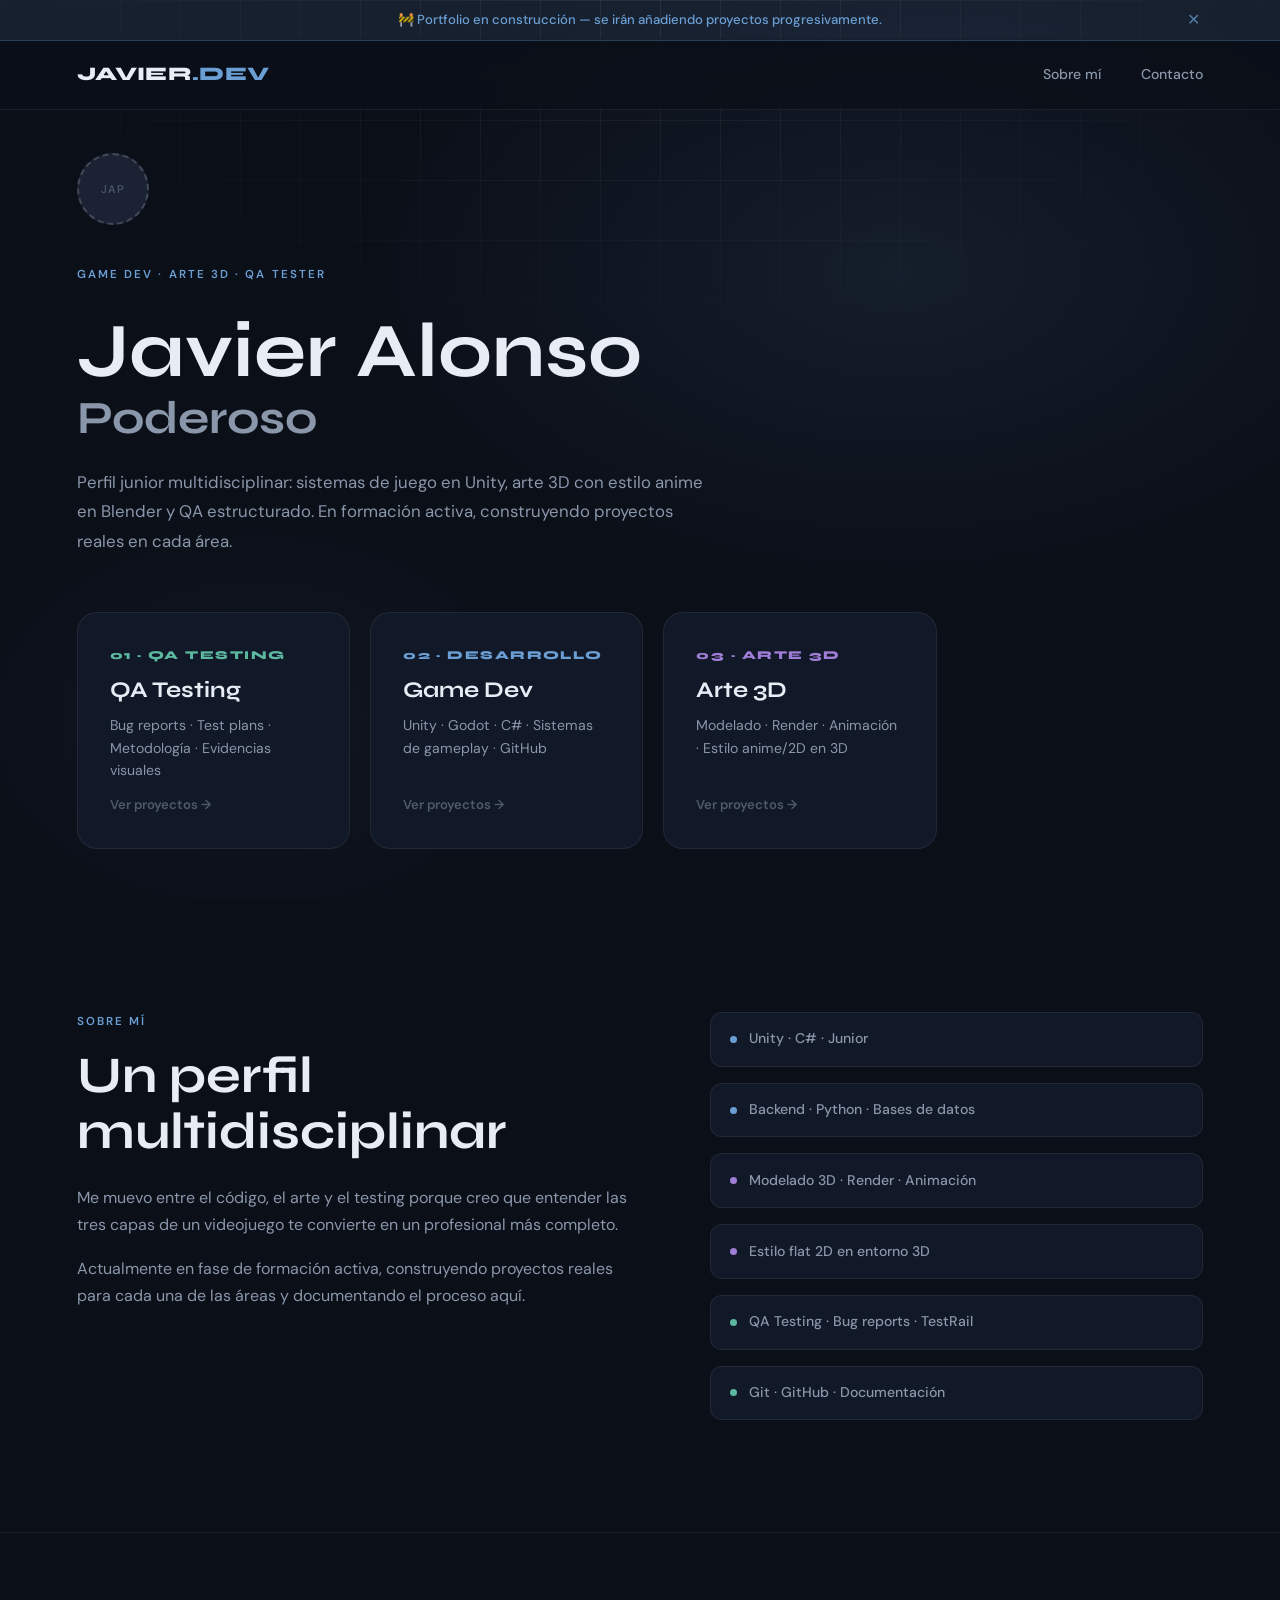
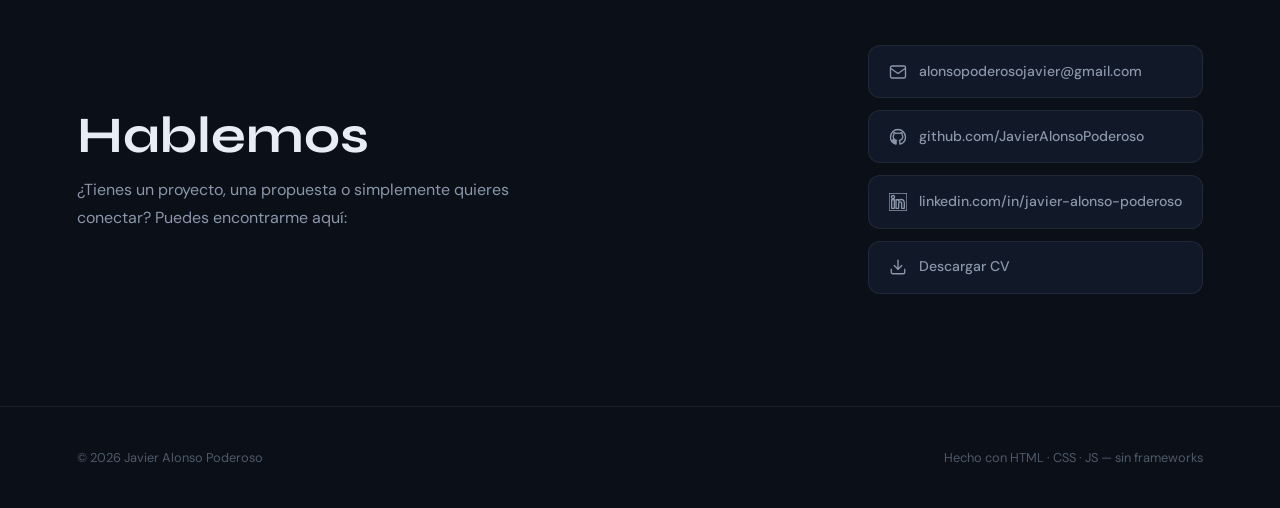
<file: index.html>
<!DOCTYPE html>
<html lang="es">
<head>
  <meta charset="UTF-8">
  <meta name="viewport" content="width=device-width, initial-scale=1.0">
  <title>Javier Alonso — Game Dev · Arte 3D · QA</title>
  <link rel="stylesheet" href="css/main.css">
  <!-- Fuentes: Syne (headings) + DM Sans (body) — Open Font License -->
  <link rel="preconnect" href="https://fonts.googleapis.com">
  <link rel="preconnect" href="https://fonts.gstatic.com" crossorigin>
  <link href="https://fonts.googleapis.com/css2?family=Syne:wght@700;800&family=DM+Sans:ital,opsz,wght@0,9..40,300;0,9..40,400;0,9..40,500;0,9..40,600;1,9..40,300&display=swap" rel="stylesheet">
</head>
<body class="home-page">

  <!-- BANNER DE ANUNCIO (para ocultarlo: style="display:none") -->
  <div class="site-banner" id="site-banner">
    <span>🚧 Portfolio en construcción — se irán añadiendo proyectos progresivamente.</span>
    <button class="site-banner-close" aria-label="Cerrar aviso">✕</button>
  </div>

  <!-- NAVBAR -->
  <nav class="navbar">
    <span class="navbar-logo">JAVIER<span>.DEV</span></span>

    <ul class="navbar-links">
      <li><a href="#about">Sobre mí</a></li>
      <li><a href="#contact">Contacto</a></li>
    </ul>
  </nav>

  <!-- HERO -->
  <header class="hero page-offset">

    <div class="hero-content">

      <!-- Avatar / logo placeholder -->
      <div class="hero-avatar" aria-label="Logo placeholder">
        JAP
      </div>

      <p class="label hero-label">GAME DEV · ARTE 3D · QA TESTER</p>

      <h1 class="hero-title">
        <span class="name-main">Javier Alonso</span>
        <span class="name-sub">Poderoso</span>
      </h1>

      <p class="hero-tagline">
        Perfil junior multidisciplinar: sistemas de juego en Unity,
        arte 3D con estilo anime en Blender y QA estructurado.
        En formación activa, construyendo proyectos reales en cada área.
      </p>

      <!-- Tarjetas de modo — las tres puertas del portfolio -->
      <div class="mode-grid">

        <a href="qa.html" class="mode-card qa">
          <span class="mode-card-number">01 · QA TESTING</span>
          <h3>QA Testing</h3>
          <p>Bug reports · Test plans · Metodología · Evidencias visuales</p>
          <span class="mode-card-arrow">Ver proyectos →</span>
        </a>

        <a href="dev.html" class="mode-card dev">
          <span class="mode-card-number">02 · DESARROLLO</span>
          <h3>Game Dev</h3>
          <p>Unity · Godot · C# · Sistemas de gameplay · GitHub</p>
          <span class="mode-card-arrow">Ver proyectos →</span>
        </a>

        <a href="art3d.html" class="mode-card art">
          <span class="mode-card-number">03 · ARTE 3D</span>
          <h3>Arte 3D</h3>
          <p>Modelado · Render · Animación · Estilo anime/2D en 3D</p>
          <span class="mode-card-arrow">Ver proyectos →</span>
        </a>

      </div>
    </div>
  </header>

  <!--
    CARRUSEL ELIMINADO (todos sus slides eran proyectos de ejemplo).
    Cuando tengas proyectos reales, vuelve a añadir aquí la
    <section class="carousel-section"> con sus .carousel-slide.
    El CSS del carrusel sigue en main.css, no hace falta tocarlo.
  -->

  <!-- SOBRE MÍ -->
  <section id="about" class="about-section">

    <div class="about-text">
      <p class="label section-label">SOBRE MÍ</p>
      <h2>Un perfil<br>multidisciplinar</h2>
      <p>
        Me muevo entre el código, el arte y el testing porque creo que entender
        las tres capas de un videojuego te convierte en un profesional más completo.
      </p>
      <p>
        Actualmente en fase de formación activa, construyendo proyectos reales
        para cada una de las áreas y documentando el proceso aquí.
      </p>
    </div>

    <div class="about-skills">
      <!-- Añade o quita pills según tus skills reales -->
      <div class="skill-pill">
        <span class="skill-pill-dot" style="background:var(--dev-accent)"></span>
        Unity · C# · Junior
      </div>
      <div class="skill-pill">
        <span class="skill-pill-dot" style="background:var(--dev-accent)"></span>
        Backend · Python · Bases de datos
      </div>
      <div class="skill-pill">
        <span class="skill-pill-dot" style="background:var(--art-accent)"></span>
        Modelado 3D · Render · Animación
      </div>
      <div class="skill-pill">
        <span class="skill-pill-dot" style="background:var(--art-accent)"></span>
        Estilo flat 2D en entorno 3D
      </div>
      <div class="skill-pill">
        <span class="skill-pill-dot" style="background:var(--qa-accent)"></span>
        QA Testing · Bug reports · TestRail
      </div>
      <div class="skill-pill">
        <span class="skill-pill-dot" style="background:var(--qa-accent)"></span>
        Git · GitHub · Documentación
      </div>
    </div>

  </section>

  <!-- CONTACTO -->
  <section id="contact" class="contact-section">

    <div class="contact-text">
      <h2>Hablemos</h2>
      <p>
        ¿Tienes un proyecto, una propuesta o simplemente quieres conectar?
        Puedes encontrarme aquí:
      </p>
    </div>

    <div class="contact-links">

      <a class="contact-link" href="mailto:alonsopoderosojavier@gmail.com">
        <svg viewBox="0 0 24 24"><rect x="2" y="4" width="20" height="16" rx="2"/><path d="m2 7 10 7 10-7"/></svg>
        <span>alonsopoderosojavier@gmail.com</span>
      </a>

      <a class="contact-link" href="https://github.com/JavierAlonsoPoderoso" target="_blank" rel="noopener">
        <svg viewBox="0 0 24 24" fill="currentColor" stroke="none"><path d="M12 2C6.477 2 2 6.484 2 12.017c0 4.425 2.865 8.18 6.839 9.504.5.092.682-.217.682-.483 0-.237-.008-.868-.013-1.703-2.782.605-3.369-1.343-3.369-1.343-.454-1.158-1.11-1.466-1.11-1.466-.908-.62.069-.608.069-.608 1.003.07 1.531 1.032 1.531 1.032.892 1.53 2.341 1.088 2.91.832.092-.647.35-1.088.636-1.338-2.22-.253-4.555-1.113-4.555-4.951 0-1.093.39-1.988 1.029-2.688-.103-.253-.446-1.272.098-2.65 0 0 .84-.27 2.75 1.026A9.564 9.564 0 0112 6.844a9.59 9.59 0 012.504.337c1.909-1.296 2.747-1.027 2.747-1.027.546 1.379.202 2.398.1 2.651.64.7 1.028 1.595 1.028 2.688 0 3.848-2.339 4.695-4.566 4.943.359.309.678.92.678 1.855 0 1.338-.012 2.419-.012 2.747 0 .268.18.58.688.482A10.019 10.019 0 0022 12.017C22 6.484 17.522 2 12 2z"/></svg>
        <span>github.com/JavierAlonsoPoderoso</span>
      </a>

      <a class="contact-link" href="https://www.linkedin.com/in/javier-alonso-poderoso/" target="_blank" rel="noopener">
        <svg viewBox="0 0 24 24" fill="currentColor" stroke="none"><path d="M20.447 20.452h-3.554v-5.569c0-1.328-.027-3.037-1.852-3.037-1.853 0-2.136 1.445-2.136 2.939v5.667H9.351V9h3.414v1.561h.046c.477-.9 1.637-1.85 3.37-1.85 3.601 0 4.267 2.37 4.267 5.455v6.286zM5.337 7.433a2.062 2.062 0 01-2.063-2.065 2.064 2.064 0 112.063 2.065zm1.782 13.019H3.555V9h3.564v11.452zM22.225 0H1.771C.792 0 0 .774 0 1.729v20.542C0 23.227.792 24 1.771 24h20.451C23.2 24 24 23.227 24 22.271V1.729C24 .774 23.2 0 22.222 0h.003z"/></svg>
        <span>linkedin.com/in/javier-alonso-poderoso</span>
      </a>

      <a class="contact-link" href="assets/cv-javier-alonso.pdf" download>
        <svg viewBox="0 0 24 24" fill="none" stroke="currentColor"
            stroke-width="2" stroke-linecap="round" stroke-linejoin="round">
          <path d="M21 15v4a2 2 0 01-2 2H5a2 2 0 01-2-2v-4"/>
          <polyline points="7 10 12 15 17 10"/>
          <line x1="12" y1="15" x2="12" y2="3"/>
        </svg>
        Descargar CV
      </a>
    </div>

  </section>

  <!-- FOOTER -->
  <footer class="site-footer">
    <span>© 2026 Javier Alonso Poderoso</span>
    <span>Hecho con HTML · CSS · JS — sin frameworks</span>
  </footer>

  <script src="js/main.js"></script>

</body>
</html>
</file>
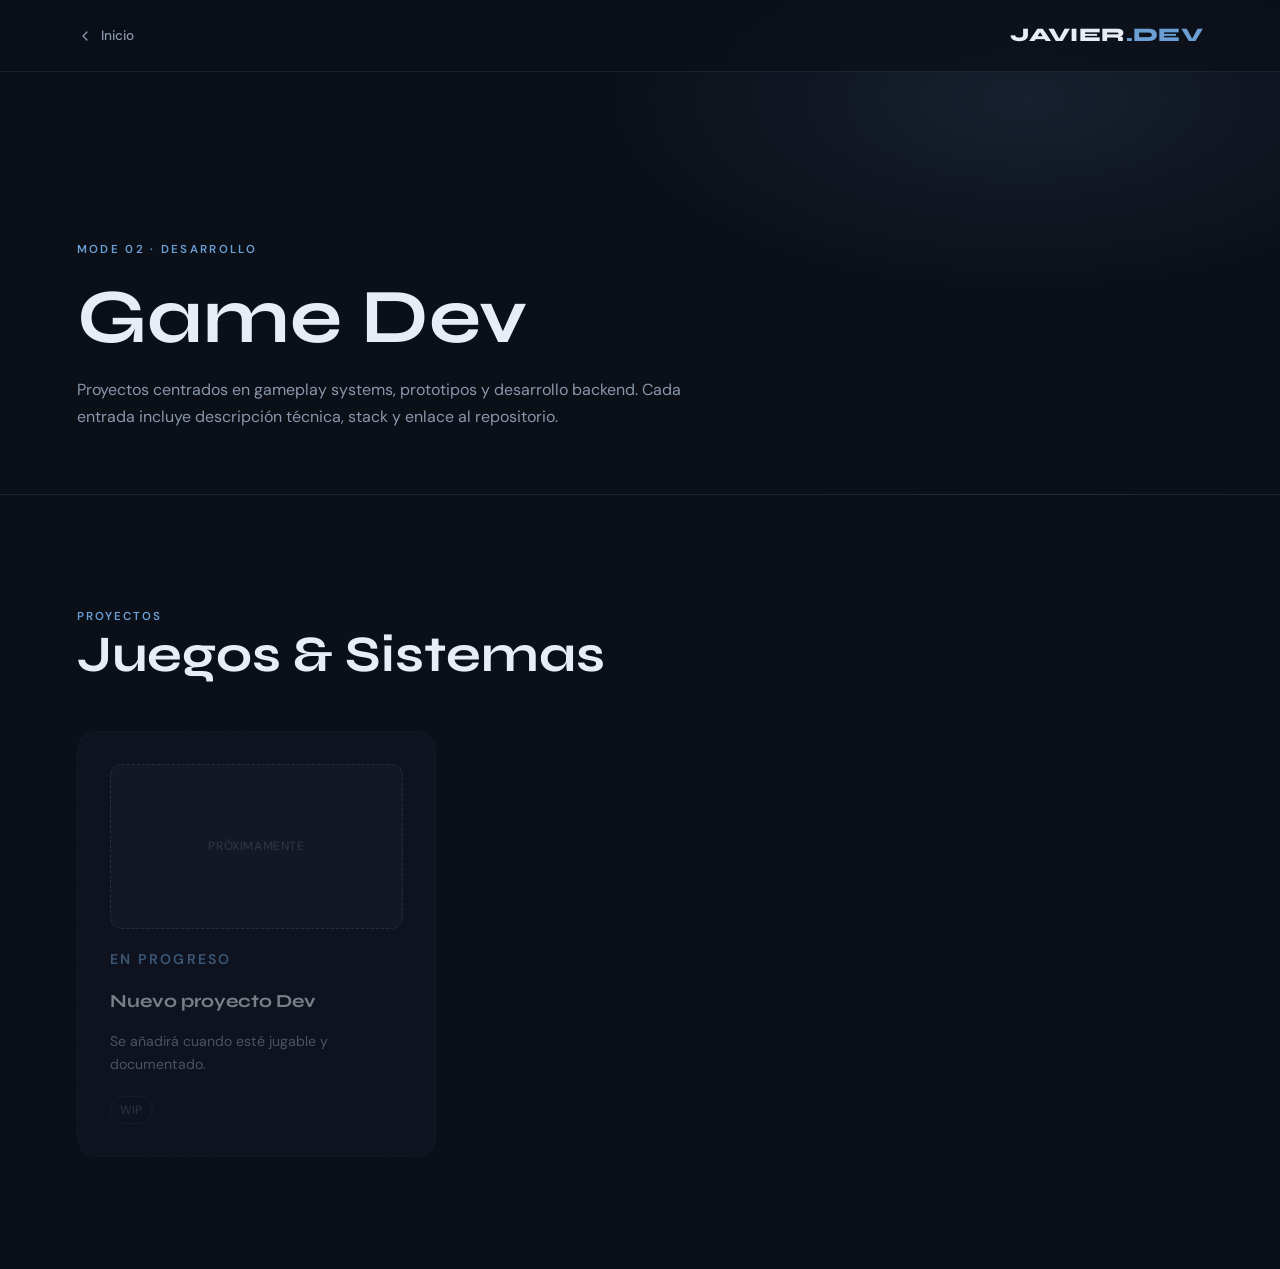
<file: dev.html>
<!DOCTYPE html>
<html lang="es">
<head>
  <meta charset="UTF-8">
  <meta name="viewport" content="width=device-width, initial-scale=1.0">
  <title>Game Dev — Javier Alonso</title>
  <link rel="stylesheet" href="css/main.css">
  <link rel="preconnect" href="https://fonts.googleapis.com">
  <link rel="preconnect" href="https://fonts.gstatic.com" crossorigin>
  <link href="https://fonts.googleapis.com/css2?family=Syne:wght@700;800&family=DM+Sans:ital,opsz,wght@0,9..40,300;0,9..40,400;0,9..40,500;0,9..40,600;1,9..40,300&display=swap" rel="stylesheet">
</head>
<body class="dev-page">

  <!-- NAVBAR -->
  <nav class="navbar">
    <a href="index.html" class="navbar-back">
      <svg viewBox="0 0 24 24"><polyline points="15 18 9 12 15 6"/></svg>
      Inicio
    </a>
    <span class="navbar-logo">JAVIER<span>.DEV</span></span>
  </nav>

  <!-- HERO DE SUB-PÁGINA -->
  <header class="sub-hero dev-hero page-offset">
    <p class="sub-hero-mode dev">MODE 02 · DESARROLLO</p>
    <h1>Game Dev</h1>
    <p class="sub-hero-desc">
      Proyectos centrados en gameplay systems, prototipos y desarrollo backend.
      Cada entrada incluye descripción técnica, stack y enlace al repositorio.
    </p>
  </header>

  <!-- ══════════════════════════════════════════════════════
       SECCIÓN DE PROYECTOS
       Para añadir un proyecto:
       1. Copia la PLANTILLA de abajo (sin las marcas de comentario)
       2. Cambia data-id y el id en onclick (ej: dev-001)
       3. Añade el objeto con ese mismo id en PROJECTS_DEV (final del archivo)
       ══════════════════════════════════════════════════════ -->
  <section class="projects-section">

    <div class="projects-section-header">
      <div>
        <p class="label">PROYECTOS</p>
        <h2>Juegos & Sistemas</h2>
      </div>
    </div>

    <div class="projects-grid">

      <!-- PLANTILLA (copia y pega dentro de .projects-grid)
      <article class="project-card" data-id="dev-001"
        onclick="openFlyout(PROJECTS_DEV['dev-001'])">
        <div class="project-card-thumb">CAPTURA / GIF</div>
        <p class="project-card-type">JAVA · MINECRAFT MOD</p>
        <h3>Título del proyecto</h3>
        <p>Descripción corta.</p>
        <div class="project-card-footer">
          <div class="project-card-tags"><span>Tag 1</span><span>Tag 2</span></div>
          <span style="font-size:0.8rem; color:var(--text-muted)">Ver detalles →</span>
        </div>
      </article>
      -->

      <!-- PLACEHOLDER — se queda hasta que añadas el primer proyecto real -->
      <article class="project-card project-card-empty">
        <div class="project-card-thumb">PRÓXIMAMENTE</div>
        <p class="project-card-type">EN PROGRESO</p>
        <h3>Nuevo proyecto Dev</h3>
        <p>Se añadirá cuando esté jugable y documentado.</p>
        <div class="project-card-footer">
          <div class="project-card-tags"><span>WIP</span></div>
        </div>
      </article>

    </div>
  </section>

  <!-- FLYOUT — panel lateral (el contenido lo inyecta openFlyout() en main.js) -->
  <div class="flyout-overlay" id="flyout-overlay">
    <aside class="flyout-panel" role="dialog" aria-modal="true" aria-label="Detalle del proyecto">
    </aside>
  </div>

  <!-- DATOS DE PROYECTOS DEV — un objeto por proyecto, la clave = data-id -->
  <script>
    const PROJECTS_DEV = {

      // 'dev-001': {
      //   type: 'JAVA · MINECRAFT MOD',
      //   title: 'Título',
      //   desc: 'Descripción larga.',
      //   tags: ['Java', 'Forge'],
      //   links: [ { label: 'Ver en GitHub', url: '#', icon: 'github' } ]
      // }

    };
  </script>

  <script src="js/main.js"></script>

</body>
</html>
</file>
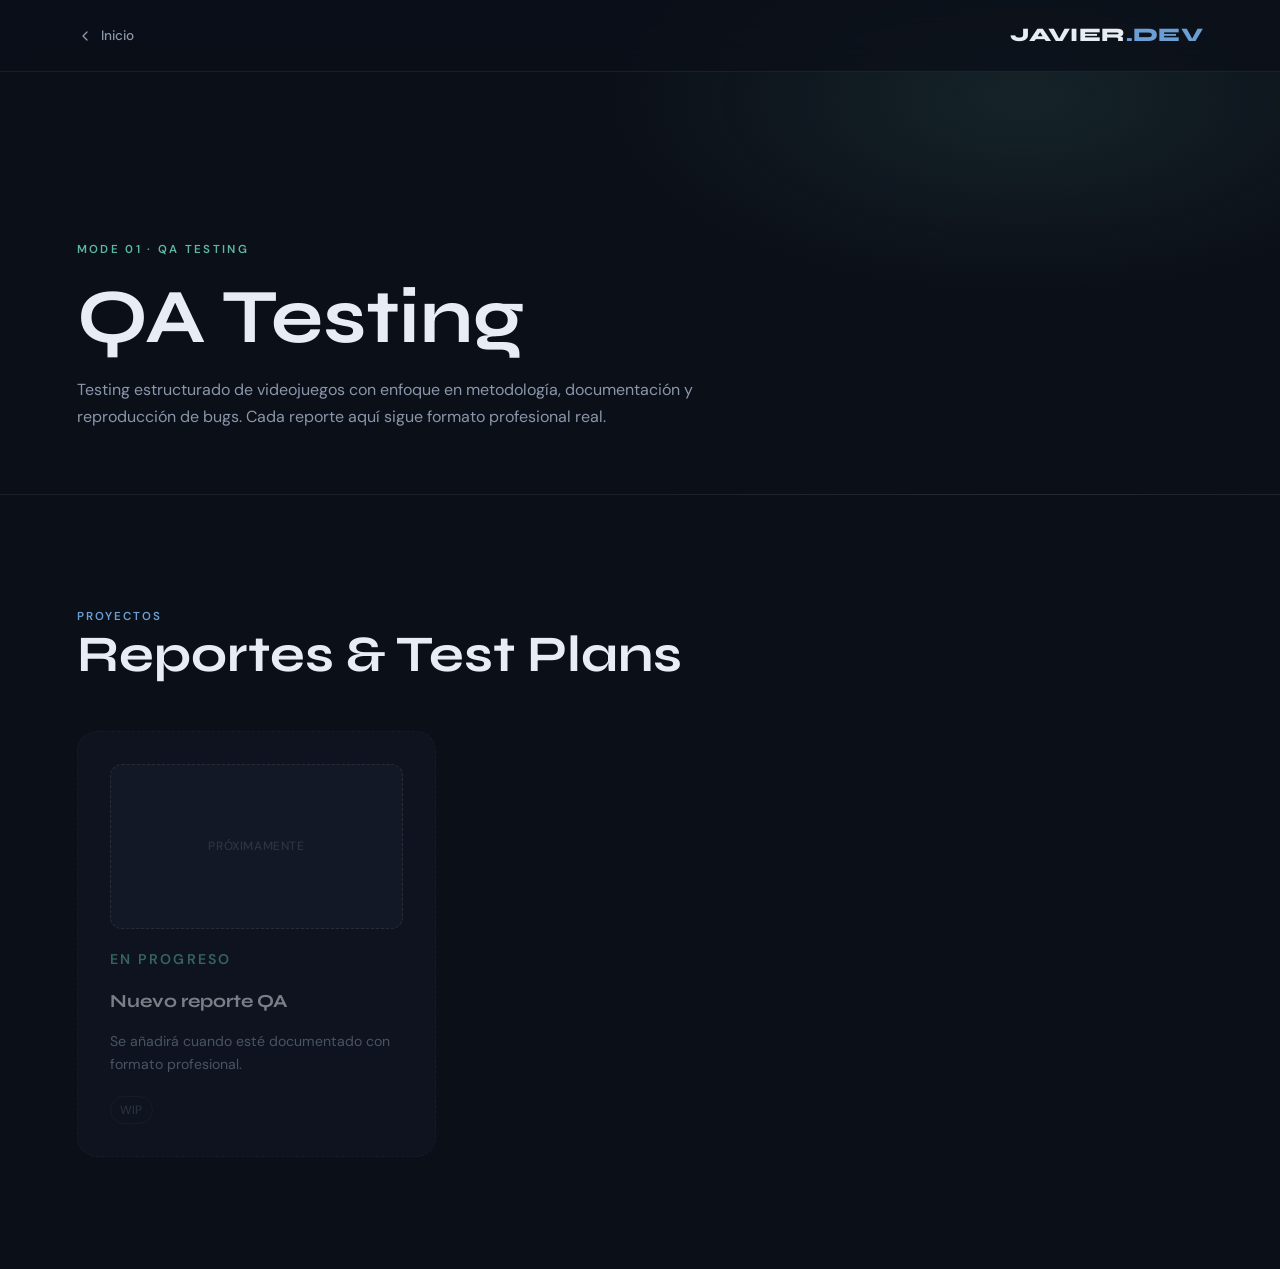
<file: qa.html>
<!DOCTYPE html>
<html lang="es">
<head>
  <meta charset="UTF-8">
  <meta name="viewport" content="width=device-width, initial-scale=1.0">
  <title>QA Testing — Javier Alonso</title>
  <link rel="stylesheet" href="css/main.css">
  <link rel="preconnect" href="https://fonts.googleapis.com">
  <link rel="preconnect" href="https://fonts.gstatic.com" crossorigin>
  <link href="https://fonts.googleapis.com/css2?family=Syne:wght@700;800&family=DM+Sans:ital,opsz,wght@0,9..40,300;0,9..40,400;0,9..40,500;0,9..40,600;1,9..40,300&display=swap" rel="stylesheet">
</head>
<body class="qa-page">

  <!-- NAVBAR -->
  <nav class="navbar">
    <a href="index.html" class="navbar-back">
      <svg viewBox="0 0 24 24"><polyline points="15 18 9 12 15 6"/></svg>
      Inicio
    </a>
    <span class="navbar-logo">JAVIER<span>.DEV</span></span>
  </nav>

  <!-- HERO DE SUB-PÁGINA -->
  <header class="sub-hero qa-hero page-offset">
    <p class="sub-hero-mode qa">MODE 01 · QA TESTING</p>
    <h1>QA Testing</h1>
    <p class="sub-hero-desc">
      Testing estructurado de videojuegos con enfoque en metodología, documentación
      y reproducción de bugs. Cada reporte aquí sigue formato profesional real.
    </p>
  </header>

  <!-- ══════════════════════════════════════════════════════
       SECCIÓN DE PROYECTOS
       Para añadir un proyecto:
       1. Copia la PLANTILLA de abajo (sin las marcas de comentario)
       2. Cambia data-id y el id en onclick (ej: qa-001)
       3. Añade el objeto con ese mismo id en PROJECTS_QA (final del archivo)
       ══════════════════════════════════════════════════════ -->
  <section class="projects-section">

    <div class="projects-section-header">
      <div>
        <p class="label">PROYECTOS</p>
        <h2>Reportes & Test Plans</h2>
      </div>
    </div>

    <div class="projects-grid">

      <!-- PLANTILLA (copia y pega dentro de .projects-grid)
      <article class="project-card" data-id="qa-001"
        onclick="openFlyout(PROJECTS_QA['qa-001'])">
        <div class="project-card-thumb">IMAGEN / SCREENSHOT</div>
        <p class="project-card-type">BUG REPORT</p>
        <h3>Título del proyecto</h3>
        <p>Descripción corta.</p>
        <div class="project-card-footer">
          <div class="project-card-tags"><span>Tag 1</span><span>Tag 2</span></div>
          <span style="font-size:0.8rem; color:var(--text-muted)">Ver detalles →</span>
        </div>
      </article>
      -->

      <!-- PLACEHOLDER — se queda hasta que añadas el primer proyecto real -->
      <article class="project-card project-card-empty">
        <div class="project-card-thumb">PRÓXIMAMENTE</div>
        <p class="project-card-type">EN PROGRESO</p>
        <h3>Nuevo reporte QA</h3>
        <p>Se añadirá cuando esté documentado con formato profesional.</p>
        <div class="project-card-footer">
          <div class="project-card-tags"><span>WIP</span></div>
        </div>
      </article>

    </div>
  </section>

  <!-- FLYOUT — panel lateral (el contenido lo inyecta openFlyout() en main.js) -->
  <div class="flyout-overlay" id="flyout-overlay">
    <aside class="flyout-panel" role="dialog" aria-modal="true" aria-label="Detalle del proyecto">
    </aside>
  </div>

  <!-- DATOS DE PROYECTOS QA — un objeto por proyecto, la clave = data-id -->
  <script>
    const PROJECTS_QA = {

      // 'qa-001': {
      //   type: 'BUG REPORT',
      //   title: 'Título',
      //   desc: 'Descripción larga.',
      //   tags: ['Tag 1', 'Tag 2'],
      //   links: [ { label: 'Ver reporte', url: '#', icon: 'pdf' } ]
      // }

    };
  </script>

  <script src="js/main.js"></script>

</body>
</html>
</file>
<file: css/main.css>
/* ============================================================
   PORTFOLIO - JAVIER ALONSO
   style.css — Estilos globales + variables + componentes
   ============================================================
   Fuentes usadas:
   - "Syne" (display/headings) — Google Fonts — Open Font License
   - "DM Sans" (body) — Google Fonts — Open Font License
   ============================================================ */

/* ── 1. IMPORTAR FUENTES ─────────────────────────────────── */
@import url('https://fonts.googleapis.com/css2?family=Syne:wght@700;800&family=DM+Sans:ital,wght@0,300;0,400;0,500;0,600;1,300&display=swap');

/* ── 2. VARIABLES GLOBALES ───────────────────────────────── */
/*
  Cambia aquí los colores para actualizar toda la web de golpe.
  Paleta: azul grisáceo frío, con tres variantes de fondo oscuro.
  Cada sección tiene su propio color de acento definido abajo.
*/
:root {
  /* Fondos */
  --bg-base:        #0b0f18;   /* fondo principal (casi negro azulado) */
  --bg-surface:     #111827;   /* tarjetas / superficies */
  --bg-overlay:     #1a2233;   /* hover / overlay suave */

  /* Borde */
  --border:         rgba(255, 255, 255, 0.07);
  --border-hover:   rgba(255, 255, 255, 0.18);

  /* Texto */
  --text-primary:   #e8edf5;
  --text-secondary: #8a97aa;
  --text-muted:     #4e5a6a;

  /* Acento global (azul grisáceo) */
  --accent:         #6b9fd4;
  --accent-dim:     rgba(107, 159, 212, 0.12);
  --accent-glow:    rgba(107, 159, 212, 0.25);

  /* Acentos por sección — cámbialos sin tocar nada más */
  --qa-accent:      #5db8a0;   /* teal verdoso */
  --dev-accent:     #6b9fd4;   /* azul grisáceo */
  --art-accent:     #a07dd6;   /* violeta suave */

  /* Tipografía */
  --font-display:   'Syne', sans-serif;
  --font-body:      'DM Sans', sans-serif;

  /* Espaciado */
  --section-pad:    7rem 6%;
  --card-radius:    20px;
  --card-pad:       2rem;

  /* Transición base */
  --transition:     0.3s cubic-bezier(0.4, 0, 0.2, 1);
}

/* ── 3. RESET Y BASE ──────────────────────────────────────── */
*, *::before, *::after {
  box-sizing: border-box;
  margin: 0;
  padding: 0;
}

html {
  scroll-behavior: smooth;
}

body {
  background-color: var(--bg-base);
  color: var(--text-primary);
  font-family: var(--font-body);
  font-size: 1rem;
  line-height: 1.7;
  -webkit-font-smoothing: antialiased;
}

img, video {
  max-width: 100%;
  display: block;
}

a {
  color: inherit;
  text-decoration: none;
}

ul { list-style: none; }

/* ── 4. TIPOGRAFÍA ───────────────────────────────────────── */
h1, h2, h3, h4 {
  font-family: var(--font-display);
  line-height: 1.1;
  color: var(--text-primary);
}

h1 { font-size: clamp(2.8rem, 6vw, 5rem); }
h2 { font-size: clamp(2rem, 4vw, 3.2rem); }
h3 { font-size: clamp(1.2rem, 2vw, 1.6rem); }

p { color: var(--text-secondary); }

/* Etiqueta de categoría (ej: "MODE 01 · QA TESTING") */
.label {
  font-family: var(--font-body);
  font-size: 0.72rem;
  font-weight: 600;
  letter-spacing: 0.18em;
  text-transform: uppercase;
  color: var(--accent);
}

/* ── 5. NAVBAR ───────────────────────────────────────────── */
/*
  Navbar fija, transparente con blur.
  Aparece en todas las páginas igual.
*/
.navbar {
  position: fixed;
  top: 0;
  left: 0;
  right: 0;
  z-index: 100;

  display: flex;
  align-items: center;
  justify-content: space-between;
  padding: 1.2rem 6%;

  background: rgba(11, 15, 24, 0.75);
  backdrop-filter: blur(14px);
  -webkit-backdrop-filter: blur(14px);
  border-bottom: 1px solid var(--border);
}

.navbar-logo {
  font-family: var(--font-display);
  font-size: 1.2rem;
  font-weight: 800;
  color: var(--text-primary);
  letter-spacing: 0.02em;
}

.navbar-logo span {
  color: var(--accent);
}

/* Links del nav */
.navbar-links {
  display: flex;
  align-items: center;
  gap: 2.5rem;
}

.navbar-links a {
  font-size: 0.88rem;
  font-weight: 500;
  color: var(--text-secondary);
  transition: color var(--transition);
}

.navbar-links a:hover,
.navbar-links a.active {
  color: var(--text-primary);
}

/* Botón "volver al inicio" en sub-páginas */
.navbar-back {
  display: flex;
  align-items: center;
  gap: 0.5rem;
  font-size: 0.85rem;
  font-weight: 500;
  color: var(--text-secondary);
  transition: color var(--transition);
}

.navbar-back:hover { color: var(--text-primary); }

.navbar-back svg {
  width: 16px;
  height: 16px;
  stroke: currentColor;
  fill: none;
  stroke-width: 2;
  stroke-linecap: round;
  stroke-linejoin: round;
}

/* ── 6. BANNER DE ANUNCIO ────────────────────────────────── */
/*
  Barra fina encima del navbar en la home para comunicados.
  Añade texto en index.html dentro de .site-banner.
  Si no hay nada que comunicar, añade hidden a la clase.
*/
.site-banner {
  position: fixed;
  top: 0;
  left: 0;
  right: 0;
  z-index: 101;

  background: var(--accent-dim);
  border-bottom: 1px solid var(--accent-glow);

  display: flex;
  align-items: center;
  justify-content: center;
  gap: 1rem;
  padding: 0.55rem 6%;

  font-size: 0.82rem;
  font-weight: 500;
  color: var(--accent);
  text-align: center;
}

.site-banner a {
  text-decoration: underline;
  text-underline-offset: 3px;
  opacity: 0.85;
  transition: opacity var(--transition);
}

.site-banner a:hover { opacity: 1; }

/* Botón para cerrar el banner */
.site-banner-close {
  position: absolute;
  right: 6%;
  background: none;
  border: none;
  cursor: pointer;
  color: var(--accent);
  font-size: 1rem;
  line-height: 1;
  padding: 0.2rem;
  opacity: 0.7;
  transition: opacity var(--transition);
}

.site-banner-close:hover { opacity: 1; }

/* Cuando hay banner, el navbar baja */
body.has-banner .navbar {
  top: 2.4rem;
}

body.has-banner .page-offset {
  padding-top: calc(4rem + 2.4rem);
}

/* ── 7. HERO (HOME) ──────────────────────────────────────── */
.hero {
  min-height: 100vh;
  padding: 0 6%;
  padding-top: 8rem;

  display: flex;
  flex-direction: column;
  justify-content: center;

  /* Fondo con gradiente radial sutil */
  background:
    radial-gradient(ellipse 60% 50% at 70% 30%, rgba(107,159,212,0.10) 0%, transparent 70%),
    radial-gradient(ellipse 40% 40% at 20% 80%, rgba(107,159,212,0.05) 0%, transparent 60%),
    var(--bg-base);

  position: relative;
  overflow: hidden;
}

/* Grid decorativo de fondo */
.hero::before {
  content: '';
  position: absolute;
  inset: 0;
  background-image:
    linear-gradient(var(--border) 1px, transparent 1px),
    linear-gradient(90deg, var(--border) 1px, transparent 1px);
  background-size: 60px 60px;
  mask-image: radial-gradient(ellipse 80% 60% at 50% 0%, black 0%, transparent 70%);
  pointer-events: none;
}

.hero-content {
  max-width: 860px;
  position: relative;
  z-index: 1;
}

.hero-label {
  margin-bottom: 1.5rem;
}

.hero-title {
  margin-bottom: 1.5rem;
  /* El nombre en dos líneas: nombre grande, apellido más pequeño */
}

.hero-title .name-main {
  display: block;
}

.hero-title .name-sub {
  display: block;
  color: var(--text-secondary);
  font-size: 0.6em;
  font-weight: 700;
}

.hero-tagline {
  max-width: 640px;
  font-size: 1.05rem;
  line-height: 1.75;
  color: var(--text-secondary);
  margin-bottom: 3.5rem;
}

/* Placeholder del avatar/logo */
.hero-avatar {
  width: 72px;
  height: 72px;
  border-radius: 50%;
  background: var(--bg-overlay);
  border: 2px dashed var(--border-hover);

  display: flex;
  align-items: center;
  justify-content: center;
  color: var(--text-muted);
  font-size: 0.7rem;
  font-weight: 500;
  letter-spacing: 0.05em;
  text-align: center;

  margin-bottom: 2.5rem;
}

/* ── 8. TARJETAS DE MODO (HOME) ──────────────────────────── */
/*
  Las tres tarjetas principales de la home:
  QA / Dev / Arte 3D
  Flex row en desktop, column en mobile.
*/
.mode-grid {
  display: flex;
  flex-wrap: wrap;
  gap: 1.25rem;
}

.mode-card {
  flex: 1 1 260px;
  display: flex;
  flex-direction: column;
  gap: 0.75rem;
  padding: var(--card-pad);
  border-radius: var(--card-radius);

  border: 1px solid var(--border);
  background: var(--bg-surface);

  transition: transform var(--transition), border-color var(--transition), background var(--transition);
  cursor: pointer;
}

.mode-card:hover {
  transform: translateY(-6px);
  background: var(--bg-overlay);
}

/* Color de borde por sección */
.mode-card.qa:hover   { border-color: var(--qa-accent); }
.mode-card.dev:hover  { border-color: var(--dev-accent); }
.mode-card.art:hover  { border-color: var(--art-accent); }

.mode-card-number {
  font-family: var(--font-display);
  font-size: 0.75rem;
  font-weight: 800;
  letter-spacing: 0.12em;
  color: var(--text-muted);
}

.mode-card.qa  .mode-card-number { color: var(--qa-accent); }
.mode-card.dev .mode-card-number { color: var(--dev-accent); }
.mode-card.art .mode-card-number { color: var(--art-accent); }

.mode-card h3 {
  font-size: 1.4rem;
  color: var(--text-primary);
}

.mode-card p {
  font-size: 0.88rem;
  color: var(--text-secondary);
  line-height: 1.6;
}

.mode-card-arrow {
  margin-top: auto;
  font-size: 0.82rem;
  font-weight: 600;
  display: flex;
  align-items: center;
  gap: 0.4rem;
  color: var(--text-muted);
  transition: color var(--transition), gap var(--transition);
}

.mode-card:hover .mode-card-arrow { gap: 0.7rem; color: var(--text-primary); }

/* ── 9. SECCIÓN SOBRE MÍ (HOME) ─────────────────────────── */
.about-section {
  padding: var(--section-pad);
  display: flex;
  gap: 5rem;
  align-items: flex-start;
}

.about-text {
  flex: 1 1 340px;
}

.about-text .section-label {
  margin-bottom: 1rem;
}

.about-text h2 {
  margin-bottom: 1.5rem;
}

.about-text p {
  margin-bottom: 1rem;
}

.about-skills {
  flex: 1 1 280px;
  display: flex;
  flex-direction: column;
  gap: 1rem;
}

/* Chip de skill */
.skill-pill {
  display: flex;
  align-items: center;
  gap: 0.75rem;
  padding: 0.9rem 1.2rem;
  border-radius: 12px;
  border: 1px solid var(--border);
  background: var(--bg-surface);

  font-size: 0.88rem;
  font-weight: 500;
  color: var(--text-secondary);
  transition: border-color var(--transition), color var(--transition);
}

.skill-pill:hover {
  border-color: var(--border-hover);
  color: var(--text-primary);
}

.skill-pill-dot {
  width: 7px;
  height: 7px;
  border-radius: 50%;
  flex-shrink: 0;
}

/* ── 10. CONTACTO (HOME) ────────────────────────────────── */
.contact-section {
  padding: var(--section-pad);
  border-top: 1px solid var(--border);

  display: flex;
  flex-wrap: wrap;
  align-items: center;
  justify-content: space-between;
  gap: 3rem;
}

.contact-text h2 { margin-bottom: 0.75rem; }
.contact-text p { max-width: 480px; }

.contact-links {
  display: flex;
  flex-direction: column;
  gap: 0.75rem;
}

/* Enlace de contacto (email, GitHub, etc.) */
.contact-link {
  display: flex;
  align-items: center;
  gap: 0.75rem;
  padding: 0.85rem 1.25rem;
  border-radius: 12px;
  border: 1px solid var(--border);
  background: var(--bg-surface);

  font-size: 0.88rem;
  font-weight: 500;
  color: var(--text-secondary);
  transition: border-color var(--transition), color var(--transition), background var(--transition);
}

.contact-link:hover {
  border-color: var(--border-hover);
  background: var(--bg-overlay);
  color: var(--text-primary);
}

.contact-link svg {
  width: 18px;
  height: 18px;
  stroke: currentColor;
  fill: none;
  stroke-width: 1.8;
  stroke-linecap: round;
  stroke-linejoin: round;
  flex-shrink: 0;
}

.contact-link-placeholder {
  font-style: italic;
  opacity: 0.5;
  font-size: 0.8rem;
}

/* ── 11. FOOTER ─────────────────────────────────────────── */
.site-footer {
  padding: 2.5rem 6%;
  border-top: 1px solid var(--border);

  display: flex;
  flex-wrap: wrap;
  align-items: center;
  justify-content: space-between;
  gap: 1rem;

  font-size: 0.8rem;
  color: var(--text-muted);
}

/* ── 12. HERO DE SUB-PÁGINAS ────────────────────────────── */
/*
  Cabecera de QA, Dev y Art3D.
  Color de acento cambia por página via clase --page-accent.
*/
.sub-hero {
  min-height: 55vh;
  padding: 0 6%;
  padding-top: 9rem;
  padding-bottom: 4rem;

  display: flex;
  flex-direction: column;
  justify-content: flex-end;

  position: relative;
  overflow: hidden;

  border-bottom: 1px solid var(--border);
}

/* Gradiente de fondo por sección */
.sub-hero.qa-hero {
  background:
    radial-gradient(ellipse 50% 60% at 80% 20%, rgba(93,184,160,0.12) 0%, transparent 65%),
    var(--bg-base);
}

.sub-hero.dev-hero {
  background:
    radial-gradient(ellipse 50% 60% at 80% 20%, rgba(107,159,212,0.12) 0%, transparent 65%),
    var(--bg-base);
}

.sub-hero.art-hero {
  background:
    radial-gradient(ellipse 50% 60% at 80% 20%, rgba(160,125,214,0.12) 0%, transparent 65%),
    var(--bg-base);
}

.sub-hero-mode {
  font-family: var(--font-body);
  font-size: 0.72rem;
  font-weight: 600;
  letter-spacing: 0.2em;
  text-transform: uppercase;
  margin-bottom: 1rem;
}

.sub-hero-mode.qa  { color: var(--qa-accent); }
.sub-hero-mode.dev { color: var(--dev-accent); }
.sub-hero-mode.art { color: var(--art-accent); }

.sub-hero h1 {
  margin-bottom: 1rem;
}

.sub-hero-desc {
  max-width: 620px;
  font-size: 1rem;
  color: var(--text-secondary);
}

/* ── 13. FLYOUT / PANEL LATERAL (SUB-PÁGINAS) ───────────── */
/*
  Panel que aparece desde la derecha al hacer clic en un proyecto.
  Se abre añadiendo la clase "open" al .flyout-overlay.
  Cada sub-página tiene el mismo componente; el contenido
  se inyecta via JS (ver main.js).
*/
.flyout-overlay {
  position: fixed;
  inset: 0;
  z-index: 200;
  background: rgba(0, 0, 0, 0.6);
  backdrop-filter: blur(4px);

  opacity: 0;
  visibility: hidden;
  transition: opacity var(--transition), visibility var(--transition);
}

.flyout-overlay.open {
  opacity: 1;
  visibility: visible;
}

.flyout-panel {
  position: fixed;
  top: 0;
  right: 0;
  bottom: 0;
  width: min(520px, 95vw);
  z-index: 201;

  background: var(--bg-surface);
  border-left: 1px solid var(--border);
  overflow-y: auto;
  padding: 3rem 2.5rem;

  transform: translateX(100%);
  transition: transform var(--transition);
}

.flyout-overlay.open .flyout-panel {
  transform: translateX(0);
}

.flyout-close {
  position: absolute;
  top: 1.5rem;
  right: 1.5rem;
  background: none;
  border: none;
  cursor: pointer;
  color: var(--text-muted);
  font-size: 1.5rem;
  line-height: 1;
  padding: 0.4rem;
  transition: color var(--transition);
}

.flyout-close:hover { color: var(--text-primary); }

.flyout-label {
  margin-bottom: 0.75rem;
}

.flyout-title {
  font-size: 1.8rem;
  margin-bottom: 1rem;
}

.flyout-desc {
  margin-bottom: 2rem;
  line-height: 1.75;
}

/* Separador dentro del flyout */
.flyout-divider {
  height: 1px;
  background: var(--border);
  margin: 1.5rem 0;
}

.flyout-meta-label {
  font-size: 0.72rem;
  font-weight: 600;
  letter-spacing: 0.14em;
  text-transform: uppercase;
  color: var(--text-muted);
  margin-bottom: 0.6rem;
}

/* Tags de tecnología en el flyout */
.flyout-tags {
  display: flex;
  flex-wrap: wrap;
  gap: 0.5rem;
  margin-bottom: 1.5rem;
}

.tag-chip {
  padding: 0.3rem 0.75rem;
  border-radius: 999px;
  border: 1px solid var(--border);
  font-size: 0.78rem;
  font-weight: 500;
  color: var(--text-secondary);
}

/* Botones de enlace en el flyout */
.flyout-links {
  display: flex;
  flex-direction: column;
  gap: 0.75rem;
  margin-top: 1.5rem;
}

.flyout-link-btn {
  display: flex;
  align-items: center;
  gap: 0.75rem;
  padding: 0.9rem 1.2rem;
  border-radius: 12px;
  border: 1px solid var(--border);
  background: var(--bg-overlay);

  font-size: 0.88rem;
  font-weight: 500;
  color: var(--text-secondary);
  transition: border-color var(--transition), color var(--transition);
}

.flyout-link-btn:hover {
  border-color: var(--border-hover);
  color: var(--text-primary);
}

/* ── 14. TARJETAS DE PROYECTO ────────────────────────────── */
/*
  Usadas en QA, Dev y Arte 3D.
  Al hacer clic abren el flyout.
*/
.projects-section {
  padding: var(--section-pad);
}

.projects-section-header {
  display: flex;
  align-items: flex-end;
  justify-content: space-between;
  flex-wrap: wrap;
  gap: 1rem;
  margin-bottom: 3rem;
}

.projects-section-header h2 { margin: 0; }

/* Grid de tarjetas: 2 columnas en desktop */
.projects-grid {
  display: grid;
  grid-template-columns: repeat(auto-fill, minmax(320px, 1fr));
  gap: 1.5rem;
}

.project-card {
  display: flex;
  flex-direction: column;
  gap: 1.2rem;
  padding: var(--card-pad);
  border-radius: var(--card-radius);
  border: 1px solid var(--border);
  background: var(--bg-surface);

  cursor: pointer;
  transition: transform var(--transition), border-color var(--transition), background var(--transition);
}

.project-card:hover {
  transform: translateY(-4px);
  background: var(--bg-overlay);
  border-color: var(--border-hover);
}

/* Imagen / preview del proyecto */
.project-card-thumb {
  width: 100%;
  aspect-ratio: 16 / 9;
  border-radius: 12px;
  overflow: hidden;
  background: var(--bg-overlay);

  display: flex;
  align-items: center;
  justify-content: center;
  color: var(--text-muted);
  font-size: 0.75rem;
  font-weight: 500;
  letter-spacing: 0.05em;
  text-transform: uppercase;

  /* Placeholder decorativo */
  border: 1px dashed var(--border-hover);
}

/* Imagen real cuando se añada */
.project-card-thumb img,
.project-card-thumb video,
.project-card-thumb .project-gif {
  width: 100%;
  height: 100%;
  object-fit: cover;
}

.project-card-type {
  font-size: 0.72rem;
  font-weight: 600;
  letter-spacing: 0.16em;
  text-transform: uppercase;
}

/* Color del tipo por sección */
.qa-page  .project-card-type { color: var(--qa-accent); }
.dev-page .project-card-type { color: var(--dev-accent); }
.art-page .project-card-type { color: var(--art-accent); }

.project-card h3 {
  font-size: 1.15rem;
  color: var(--text-primary);
}

.project-card p {
  font-size: 0.88rem;
  color: var(--text-secondary);
  line-height: 1.65;
}

.project-card-footer {
  margin-top: auto;
  display: flex;
  align-items: center;
  justify-content: space-between;
  flex-wrap: wrap;
  gap: 0.5rem;
}

.project-card-tags {
  display: flex;
  gap: 0.4rem;
  flex-wrap: wrap;
}

.project-card-tags span {
  font-size: 0.75rem;
  color: var(--text-muted);
  border: 1px solid var(--border);
  border-radius: 999px;
  padding: 0.2rem 0.6rem;
}

/* ── 15. COMPONENTE: COMPARADOR DE IMAGEN (ANTES/DESPUÉS) ── */
/*
  Para Arte 3D: barra vertical deslizable que compara
  render vs. sin render (u otras dos imágenes).
  Estructura HTML:
    <div class="img-compare">
      <img class="img-compare-before" src="...">
      <img class="img-compare-after"  src="...">
      <div class="img-compare-slider"></div>
    </div>
  La lógica está en main.js (initImageCompare()).
*/
.img-compare {
  position: relative;
  overflow: hidden;
  border-radius: var(--card-radius);
  border: 1px solid var(--border);
  cursor: col-resize;
  user-select: none;

  width: 100%;
  aspect-ratio: 16 / 9;
}

.img-compare-before,
.img-compare-after {
  position: absolute;
  inset: 0;
  width: 100%;
  height: 100%;
  object-fit: cover;
}

.img-compare-after {
  clip-path: inset(0 50% 0 0); /* ajustado por JS */
}

.img-compare-slider {
  position: absolute;
  top: 0;
  bottom: 0;
  left: 50%;
  width: 3px;
  background: white;
  cursor: col-resize;
  transform: translateX(-50%);
  z-index: 10;
}

/* Handle circular del slider */
.img-compare-slider::after {
  content: '';
  position: absolute;
  top: 50%;
  left: 50%;
  transform: translate(-50%, -50%);
  width: 36px;
  height: 36px;
  border-radius: 50%;
  background: white;
  box-shadow: 0 2px 12px rgba(0,0,0,0.4);
}

/* ── 16. ESTADO VACÍO (PLACEHOLDER DE PROYECTO) ─────────── */
/*
  Tarjeta especial "Próximamente" para cuando no hay proyectos.
*/
.project-card-empty {
  border-style: dashed;
  opacity: 0.5;
  cursor: default;
  pointer-events: none;
}

.project-card-empty:hover {
  transform: none;
}

/* ── 17. RESPONSIVE ──────────────────────────────────────── */
@media (max-width: 900px) {
  :root {
    --section-pad: 5rem 5%;
  }

  .about-section {
    flex-direction: column;
    gap: 3rem;
  }

  .contact-section {
    flex-direction: column;
  }
}

@media (max-width: 600px) {
  .navbar-links { display: none; }   /* menú hamburguesa pendiente */
  .hero { padding-top: 7rem; }

  .projects-grid {
    grid-template-columns: 1fr;
  }

  .mode-grid { flex-direction: column; }

  .mode-card { flex: 1 1 100%; }
}

/* ── 18. CARRUSEL DE PROYECTOS ───────────────────────────────
   Franja horizontal con imágenes/capturas de proyectos.
   Flechas < > para navegar. Degradado en los bordes.
   Añadir justo antes del cierre de main.css.
   ────────────────────────────────────────────────────────── */

.carousel-section {
  padding: 4rem 0 0;
  position: relative;
  overflow: hidden;
}

.carousel-section-header {
  padding: 0 6%;
  margin-bottom: 1.75rem;
  display: flex;
  align-items: center;
  justify-content: space-between;
  flex-wrap: wrap;
  gap: 1rem;
}

.carousel-section-header h2 {
  margin: 0;
  font-size: clamp(1.4rem, 2.5vw, 2rem);
}

/* Botones de flecha */
.carousel-controls {
  display: flex;
  gap: 0.6rem;
}

.carousel-btn {
  width: 40px;
  height: 40px;
  border-radius: 50%;
  border: 1px solid var(--border);
  background: var(--bg-surface);
  color: var(--text-secondary);
  cursor: pointer;
  display: flex;
  align-items: center;
  justify-content: center;
  transition: border-color var(--transition), color var(--transition), background var(--transition);
  flex-shrink: 0;
}

.carousel-btn:hover {
  border-color: var(--border-hover);
  background: var(--bg-overlay);
  color: var(--text-primary);
}

.carousel-btn:disabled {
  opacity: 0.3;
  cursor: default;
  pointer-events: none;
}

.carousel-btn svg {
  width: 16px;
  height: 16px;
  stroke: currentColor;
  fill: none;
  stroke-width: 2;
  stroke-linecap: round;
  stroke-linejoin: round;
}

/* Track scrollable */
.carousel-track-wrapper {
  position: relative;
}

/* Degradados en los bordes izquierdo y derecho */
.carousel-track-wrapper::before,
.carousel-track-wrapper::after {
  content: '';
  position: absolute;
  top: 0;
  bottom: 0;
  width: 10%;
  z-index: 2;
  pointer-events: none;
}

.carousel-track-wrapper::before {
  left: 0;
  background: linear-gradient(to right, var(--bg-base), transparent);
}

.carousel-track-wrapper::after {
  right: 0;
  background: linear-gradient(to left, var(--bg-base), transparent);
}

.carousel-track {
  display: flex;
  gap: 1.25rem;
  overflow-x: auto;
  scroll-behavior: smooth;
  scroll-snap-type: x mandatory;
  padding: 0.5rem 6% 1.5rem;

  /* Ocultar scrollbar visualmente */
  scrollbar-width: none;
  -ms-overflow-style: none;
}

.carousel-track::-webkit-scrollbar {
  display: none;
}

/* Cada slide */
.carousel-slide {
  flex: 0 0 320px;
  scroll-snap-align: start;
  border-radius: var(--card-radius);
  overflow: hidden;
  border: 1px solid var(--border);
  background: var(--bg-surface);
  cursor: pointer;
  transition: transform var(--transition), border-color var(--transition);
  position: relative;
}

.carousel-slide:hover {
  transform: translateY(-4px);
  border-color: var(--border-hover);
}

/* Imagen / placeholder del slide */
.carousel-slide-thumb {
  width: 100%;
  aspect-ratio: 16 / 9;
  background: var(--bg-overlay);
  display: flex;
  align-items: center;
  justify-content: center;
  color: var(--text-muted);
  font-size: 0.72rem;
  font-weight: 500;
  letter-spacing: 0.05em;
  text-transform: uppercase;
  border-bottom: 1px dashed var(--border);
}

.carousel-slide-thumb img {
  width: 100%;
  height: 100%;
  object-fit: cover;
  display: block;
}

/* Info del slide */
.carousel-slide-info {
  padding: 1rem 1.25rem;
  display: flex;
  flex-direction: column;
  gap: 0.3rem;
}

.carousel-slide-type {
  font-size: 0.68rem;
  font-weight: 600;
  letter-spacing: 0.16em;
  text-transform: uppercase;
}

/* Color por sección */
.carousel-slide[data-section="qa"]  .carousel-slide-type { color: var(--qa-accent); }
.carousel-slide[data-section="dev"] .carousel-slide-type { color: var(--dev-accent); }
.carousel-slide[data-section="art"] .carousel-slide-type { color: var(--art-accent); }

.carousel-slide-title {
  font-family: var(--font-display);
  font-size: 1rem;
  font-weight: 700;
  color: var(--text-primary);
  line-height: 1.2;
}

.carousel-slide-sub {
  font-size: 0.8rem;
  color: var(--text-muted);
}

/* Indicadores de puntos */
.carousel-dots {
  display: flex;
  justify-content: center;
  gap: 0.45rem;
  padding: 1rem 0 2rem;
}

.carousel-dot {
  width: 6px;
  height: 6px;
  border-radius: 50%;
  background: var(--text-muted);
  transition: background var(--transition), width var(--transition);
  cursor: pointer;
  border: none;
  padding: 0;
}

.carousel-dot.active {
  background: var(--accent);
  width: 18px;
  border-radius: 999px;
}
</file>
